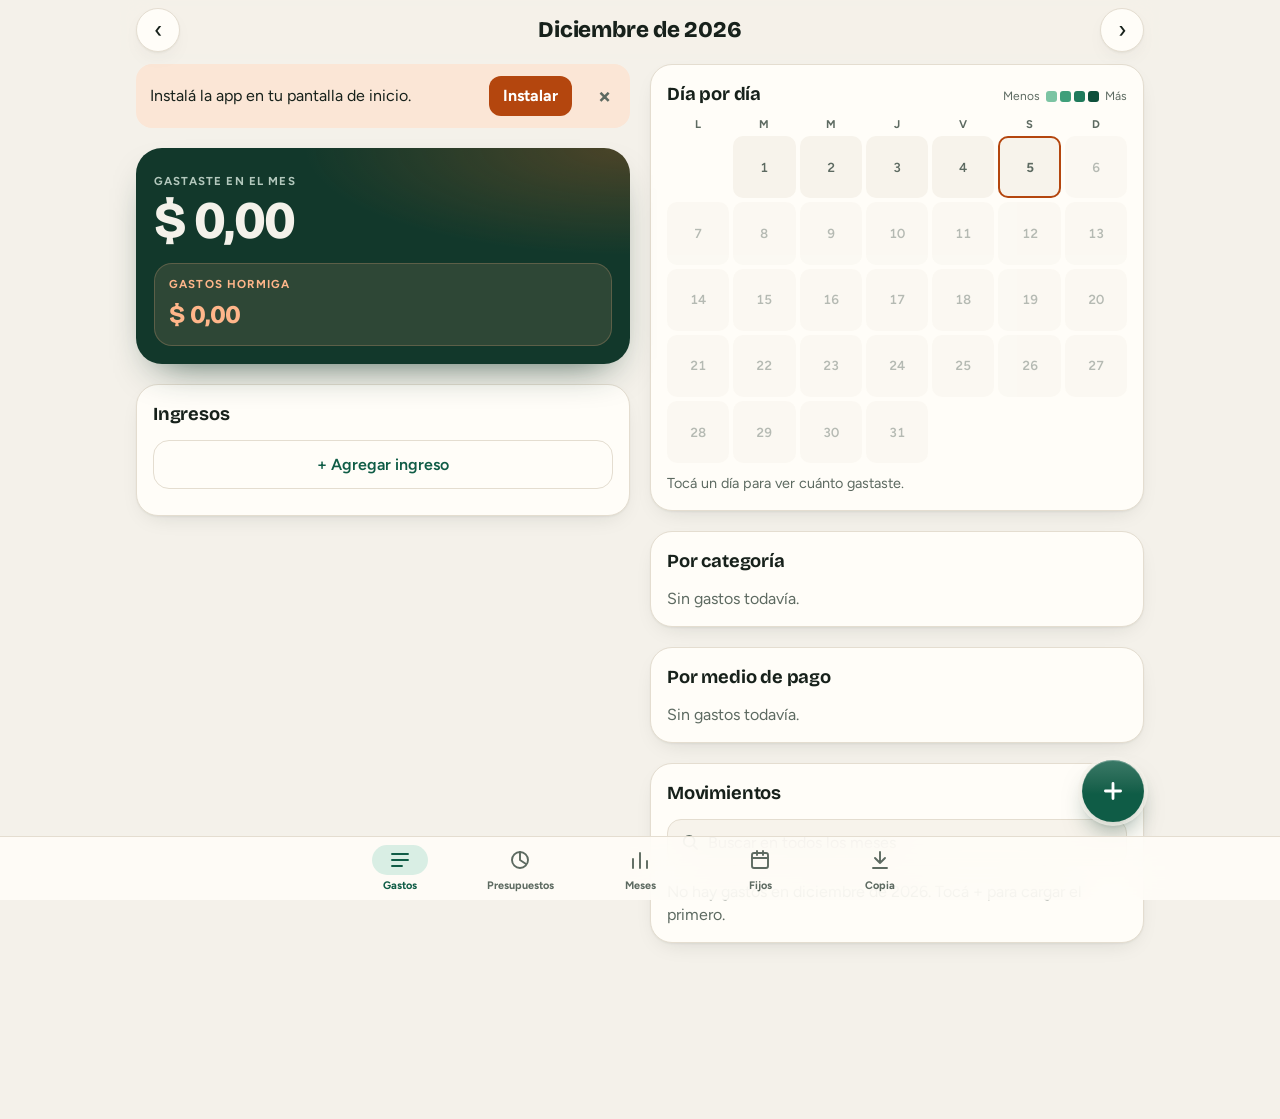
<file: index.html>
<!doctype html>
<html lang="es-AR">
<head>
<meta charset="utf-8">
<meta name="viewport" content="width=device-width, initial-scale=1, viewport-fit=cover">
<title>Gastos Hormiga</title>
<meta name="description" content="Registro de gastos, gastos hormiga, presupuestos y gastos fijos">
<meta name="theme-color" content="#f4f1ea" media="(prefers-color-scheme: light)">
<meta name="theme-color" content="#0e1310" media="(prefers-color-scheme: dark)">
<meta name="apple-mobile-web-app-capable" content="yes">
<meta name="mobile-web-app-capable" content="yes">
<meta name="apple-mobile-web-app-status-bar-style" content="default">
<meta name="apple-mobile-web-app-title" content="Gastos">
<link rel="apple-touch-icon" href="apple-touch-icon.png">
<link rel="icon" href="icon-192.png">
<link rel="manifest" href="manifest.webmanifest">
<link rel="stylesheet" href="style.css">
</head>
<body>
<header class="top">
  <button class="nav" id="prev" type="button" aria-label="Mes anterior">‹</button>
  <h1 id="mes" tabindex="-1">Este mes</h1>
  <button class="nav" id="next" type="button" aria-label="Mes siguiente">›</button>
</header>

<main class="wrap">
  <!-- Gastos -->
  <section class="tab" id="tab-gastos" data-tab="gastos">
    <div class="gcol">
    <div class="banner" id="instalar" hidden>
      <span>Instalá la app en tu pantalla de inicio.</span>
      <button type="button" id="instalarBtn">Instalar</button>
      <button class="x" type="button" id="instalarX" aria-label="Cerrar">×</button>
    </div>
    <div class="banner" id="banner" hidden>
      <span id="bannerTxt"></span>
      <button type="button" id="bannerBtn">Guardar copia</button>
    </div>

    <section class="cierre" id="cierre" aria-labelledby="cierreH" hidden>
      <div class="cierre-h"><h2 id="cierreH"></h2><button class="x" id="cierreX" type="button" aria-label="Cerrar el resumen">×</button></div>
      <span class="big num" id="cierreTotal"></span>
      <ul class="cierre-datos" id="cierreDatos"></ul>
      <button class="link" id="cierreVer" type="button">Ver en Meses ›</button>
    </section>

    <section class="resumen" aria-live="polite">
      <div class="total">
        <span class="lbl">Gastaste en el mes</span>
        <span class="big" id="total">$ 0</span>
        <div class="budget" id="budgetTotal" hidden></div>
      </div>
      <div class="ritmo" id="ritmo" aria-live="off" hidden></div>
      <div class="hormiga">
        <span class="lbl">Gastos hormiga</span>
        <span class="val" id="hTotal">$ 0</span><span class="sub" id="hPct"></span>
        <div class="budget" id="budgetHormiga" hidden></div>
      </div>
      <div class="saldo" id="saldo" hidden>
        <div><span class="lbl">Ingresos</span><span class="val num" id="ingTotal">$ 0</span></div>
        <div><span class="lbl" id="quedaLbl">Te queda</span><span class="val num" id="queda">$ 0</span></div>
      </div>
      <p class="proy" id="proy"></p>
    </section>

    <section class="rapidos" id="rapidos" aria-labelledby="rapidosLbl" hidden>
      <span class="lbl" id="rapidosLbl">Cargar de nuevo, con un toque</span>
      <div class="rapidos-row" id="rapidosBtns"></div>
    </section>


    <section class="card" aria-labelledby="ingH">
      <div class="card-h"><h2 id="ingH">Ingresos</h2><span class="num" id="ingMes"></span></div>
      <div id="ingLista"></div>
      <button class="secondary repetir" id="repetir" type="button" hidden></button>
      <button class="secondary repetir" id="iAbrir" type="button">+ Agregar ingreso</button>
    </section>

    <section class="card" id="cuotasCard" aria-labelledby="cuotasH" hidden>
      <div class="card-h"><h2 id="cuotasH">Cuotas que vienen</h2><span class="num" id="cuotasTotal"></span></div>
      <div id="cuotasLista"></div>
    </section>

    </div>

    <div class="gcol">
    <section class="card cal-card" aria-labelledby="calH">
      <div class="card-h"><h2 id="calH">Día por día</h2><span class="cal-leg" aria-hidden="true">Menos <i class="n1"></i><i class="n2"></i><i class="n3"></i><i class="n4"></i> Más</span></div>
      <div class="cal-sem" aria-hidden="true"><span>L</span><span>M</span><span>M</span><span>J</span><span>V</span><span>S</span><span>D</span></div>
      <div class="cal" id="cal"></div>
      <p class="cal-info" id="calInfo" aria-live="polite"></p>
    </section>
    <section class="card"><h2>Por categoría</h2><div class="bars" id="porCat"></div></section>
    <section class="card"><h2>Por medio de pago</h2><div class="bars" id="porMedio"></div></section>
    <section class="card">
      <h2>Movimientos</h2>
      <label class="search">
        <svg viewBox="0 0 24 24" aria-hidden="true"><circle cx="11" cy="11" r="6.5"/><path d="m16 16 4.5 4.5"/></svg>
        <input type="search" id="buscar" placeholder="Buscar en todos los meses" aria-label="Buscar gastos por nota, categoría o medio de pago, en todos los meses" autocomplete="off" enterkeyhint="search">
      </label>
      <div id="resultados" aria-live="polite" hidden></div>
      <div id="lista"></div>
    </section>
    </div>
  </section>

  <!-- Presupuestos -->
  <section class="tab" id="tab-presupuestos" data-tab="presupuestos" hidden>
    <p class="sub">Poné cuánto querés gastar como máximo por mes. Se repite todos los meses. Dejalo vacío para no tener límite.</p>
    <div class="budgets" id="budgets"></div>
    <button class="secondary repetir" id="bAgregar" type="button" aria-expanded="false" aria-controls="bElegir">+ Poner límite a otra categoría</button>
    <div class="chips" id="bElegir" role="group" aria-label="Elegí la categoría" hidden></div>
  </section>

  <!-- Meses -->
  <section class="tab" id="tab-meses" data-tab="meses" hidden>
    <div id="rango" class="chips small" role="radiogroup" aria-label="Cuántos meses ver"></div>
    <div class="ajuste">
      <label class="switch"><input type="checkbox" id="ajuste" role="switch"><span>Ajustar por inflación</span></label>
      <p class="sub" id="ajusteInfo"></p>
    </div>
    <div class="stats">
      <div class="stat"><span class="lbl">Promedio por mes</span><span class="stat-val" id="mPromedio">—</span><span class="sub" id="mPromedioSub"></span></div>
      <div class="stat"><span class="lbl">Mes más alto</span><span class="stat-val" id="mMax">—</span><span class="sub" id="mMaxSub"></span></div>
    </div>
    <section class="chart-card">
      <h2>Gastos por mes</h2>
      <div class="legend" id="legend"></div>
      <div class="chart" id="chart"></div>
      <details class="as-table">
        <summary>Ver como tabla</summary>
        <div class="table-wrap"><table id="mesesTabla"><thead><tr><th scope="col">Mes</th><th scope="col">Total</th><th scope="col">Hormiga</th></tr></thead><tbody></tbody></table></div>
      </details>
    </section>
    <section class="card">
      <h2>Por categoría, contra el mes anterior</h2>
      <div class="table-wrap"><table class="cmp" id="cmpTabla"></table></div>
    </section>
  </section>

  <!-- Fijos -->
  <section class="tab" id="tab-fijos" data-tab="fijos" hidden>
    <div class="fijos-total"><span class="lbl">Tus gastos fijos por mes</span><span class="big" id="fijosTotal">$ 0</span><span class="sub" id="fijosPausados" hidden></span></div>
    <div id="fijosLista"></div>

    <form id="fijoForm" novalidate>
      <span class="lbl" id="fijoTitle">Nuevo gasto fijo</span>
      <label class="field"><span>Nombre</span><input id="fNombre" maxlength="40" placeholder="Alquiler, Netflix, luz…" autocomplete="off"></label>
      <label class="field"><span>Monto</span><input id="fMonto" inputmode="decimal" placeholder="0" autocomplete="off"></label>
      <div class="field-row">
        <label class="field"><span>Categoría</span><select id="fCat"></select></label>
        <label class="field"><span>Medio de pago</span><select id="fMedio"></select></label>
      </div>
      <label class="field"><span>Se paga el día</span><input id="fDia" type="number" inputmode="numeric" min="1" max="31" placeholder="1 a 31"></label>
      <label class="check" id="fEsteMesRow"><input type="checkbox" id="fEsteMes" checked> Cargarlo también este mes</label>
      <div class="actions">
        <button class="primary" id="fGuardar" type="submit">Agregar gasto fijo</button>
        <button class="secondary" id="fCancelar" type="button" hidden>Cancelar</button>
      </div>
    </form>
  </section>

  <!-- Copia -->
  <section class="tab backup" id="tab-copia" data-tab="copia" hidden>
    <p class="sub">Tus datos se guardan solo en este teléfono. Guardá una copia en Archivos o iCloud de vez en cuando: incluye gastos, presupuestos y gastos fijos.</p>
    <p class="sub" id="ultimaCopia"></p>
    <div class="actions wrap-row">
      <button class="primary" type="button" id="exportar">Guardar copia</button>
      <label class="secondary filebtn">Restaurar copia<input type="file" id="importar" accept=".json,application/json"></label>
      <button class="secondary" type="button" id="csv">Exportar a Excel</button>
    </div>
  </section>
</main>

<nav class="tabbar" aria-label="Secciones">
  <button type="button" data-go="gastos"><svg viewBox="0 0 24 24" aria-hidden="true"><path d="M4 6h16M4 12h16M4 18h10"/></svg>Gastos</button>
  <button type="button" data-go="presupuestos"><svg viewBox="0 0 24 24" aria-hidden="true"><circle cx="12" cy="12" r="8"/><path d="M12 4v8l6 4"/></svg>Presupuestos</button>
  <button type="button" data-go="meses"><svg viewBox="0 0 24 24" aria-hidden="true"><path d="M5 20V11M12 20V5M19 20v-7"/></svg>Meses</button>
  <button type="button" data-go="fijos"><svg viewBox="0 0 24 24" aria-hidden="true"><rect x="4" y="5" width="16" height="15" rx="2"/><path d="M4 10h16M9 3v4M15 3v4"/></svg>Fijos</button>
  <button type="button" data-go="copia"><svg viewBox="0 0 24 24" aria-hidden="true"><path d="M12 4v11M7 10l5 5 5-5M5 20h14"/></svg>Copia</button>
</nav>

<dialog id="nuevo" class="sheet" aria-labelledby="formTitle">
  <div class="sheet-in">
    <div class="sheet-h" id="nuevoHead">
      <span class="grab" aria-hidden="true"></span>
      <h2 id="formTitle">Nuevo gasto</h2>
      <button class="x" id="nuevoClose" type="button" aria-label="Cerrar">×</button>
    </div>
    <!-- Top and bottom stay put; only the details in the middle scroll -->
    <form id="form" class="nuevo-form" novalidate>
      <div class="nuevo-top">
        <div class="seg" id="modo" role="radiogroup" aria-label="Tipo de movimiento">
          <button type="button" role="radio" data-modo="gasto" aria-checked="true">Gasto</button>
          <button type="button" role="radio" data-modo="ingreso" aria-checked="false">Ingreso</button>
        </div>
        <div class="monto-row"><button type="button" class="moneda" id="moneda" aria-label="Moneda: pesos. Tocá para cargar en dólares">$</button><input id="monto" inputmode="none" autocomplete="off" placeholder="0" aria-label="Monto en pesos" aria-describedby="montoCalc"></div>
        <p class="monto-calc" id="montoCalc" aria-live="polite"></p>
        <div class="usd-row" id="usdRow" hidden>
          <div class="chips small one-row" id="casas" role="radiogroup" aria-label="Cotización del dólar"></div>
          <label class="cotiz"><span>1 US$ =</span><span aria-hidden="true">$</span><input id="cotiz" inputmode="decimal" autocomplete="off" aria-label="Cotización en pesos por dólar"></label>
        </div>
        <p class="form-err" id="formErr" role="alert" hidden>Escribí un monto mayor a cero, por ejemplo 1500 o 1.500,50.</p>
      </div>
      <div class="nuevo-mid">
        <!-- The note goes first: typing it picks the category -->
        <div>
          <input id="nota" class="nota" placeholder="¿En qué? Coto, Netflix, Uber…" maxlength="80" aria-label="Nota" autocomplete="off" list="notasList" aria-describedby="catAuto">
          <datalist id="notasList"></datalist>
          <p class="cat-auto" id="catAuto" aria-live="polite"></p>
        </div>
        <div class="solo-gasto">
          <div class="mid-h"><span class="sublbl" id="catsLbl">Categoría</span><button type="button" class="link" id="editarCats">Editar</button></div>
          <div id="cats" class="cat-row" role="radiogroup" aria-labelledby="catsLbl"></div>
        </div>
        <div class="solo-gasto">
          <span class="sublbl" id="mediosLbl">Medio de pago</span>
          <div id="medios" class="chips small one-row" role="radiogroup" aria-labelledby="mediosLbl"></div>
          <div class="cuotas-row" id="cuotasRow" hidden>
            <label for="cuotas">Cuotas</label>
            <select id="cuotas">
              <option value="1">1 pago</option><option value="3">3 cuotas</option><option value="6">6 cuotas</option>
              <option value="9">9 cuotas</option><option value="12">12 cuotas</option><option value="18">18 cuotas</option>
              <option value="24">24 cuotas</option>
            </select>
            <span class="sub" id="cuotaInfo"></span>
          </div>
        </div>
        <div>
          <span class="sublbl" id="fechaLbl">Fecha</span>
          <div class="chips small" id="fechas" role="radiogroup" aria-labelledby="fechaLbl"></div>
          <input id="fecha" type="date" aria-label="Fecha" hidden>
        </div>
        <label class="check solo-gasto"><input type="checkbox" id="esHormiga"> Es un gasto hormiga</label>
      </div>
      <div class="nuevo-foot">
        <div class="keypad" id="keypad" role="group" aria-label="Teclado numérico">
          <button type="button" data-k="1">1</button><button type="button" data-k="2">2</button><button type="button" data-k="3">3</button>
          <button type="button" data-k="borrar" class="k-fn" aria-label="Borrar"><svg viewBox="0 0 24 24" aria-hidden="true"><path d="M9 5h11v14H9l-6-7 6-7Z"/><path d="m12 9 5 6m0-6-5 6"/></svg></button>
          <button type="button" data-k="4">4</button><button type="button" data-k="5">5</button><button type="button" data-k="6">6</button>
          <button type="button" data-k="+" class="k-fn k-mas" aria-label="Más, para sumar otro monto">+</button>
          <button type="button" data-k="7">7</button><button type="button" data-k="8">8</button><button type="button" data-k="9">9</button>
          <button type="button" data-k="," aria-label="Coma decimal">,</button><button type="button" data-k="0">0</button><button type="button" data-k="000" aria-label="Tres ceros">000</button>
        </div>
        <div class="actions">
          <button class="secondary" id="repetirHoy" type="button" hidden>Repetir hoy</button>
          <button class="primary" id="guardar" type="submit">Agregar gasto</button>
        </div>
      </div>
    </form>
  </div>
</dialog>

<button class="fab" id="fab" type="button" aria-label="Nuevo gasto"><svg viewBox="0 0 24 24" aria-hidden="true"><path d="M12 5v14M5 12h14"/></svg></button>

<dialog id="catsDlg" class="sheet" aria-labelledby="catsTitle">
  <div class="sheet-in">
    <div class="sheet-h" id="catsHead">
      <span class="grab" aria-hidden="true"></span>
      <h2 id="catsTitle">Categorías</h2>
      <button class="x" id="catsClose" type="button" aria-label="Cerrar">×</button>
    </div>
    <div class="sheet-body">
      <p class="sub">Tocá un nombre para cambiarlo. Las ocultas no aparecen al cargar, pero tus gastos anteriores las conservan.</p>
      <div id="catsLista"></div>
      <form id="catForm" novalidate>
        <span class="lbl">Nueva categoría</span>
        <input id="catNombre" class="cat-name" maxlength="24" placeholder="Mascotas, gimnasio, regalos…" aria-label="Nombre de la nueva categoría" autocomplete="off">
        <label class="check"><input type="checkbox" id="catHormiga"> Es de gastos hormiga</label>
        <button class="primary" id="catAgregar" type="submit">Agregar categoría</button>
      </form>
    </div>
  </div>
</dialog>

<dialog id="sheet" class="sheet" aria-labelledby="sheetTitle">
  <div class="sheet-in">
    <div class="sheet-h" id="sheetHead">
      <span class="grab" aria-hidden="true"></span>
      <h2 id="sheetTitle">Categoría</h2>
      <button class="x" id="sheetClose" type="button" aria-label="Cerrar">×</button>
    </div>
    <div class="sheet-body" id="sheetBody">
      <div class="sheet-total"><span class="lbl" id="sheetMes"></span><span class="big num" id="sheetTotal"></span><span class="sub" id="sheetSub"></span></div>
      <div class="budget" id="sheetBudget" hidden></div>
      <div class="mini" id="sheetChart" role="img"></div>
      <div><span class="lbl">Gastos del mes</span><div id="sheetLista"></div></div>
    </div>
  </div>
</dialog>

<div id="toast" popover="manual" role="status" aria-live="polite" hidden><span id="toastTxt"></span><button id="undo" type="button" hidden>Deshacer</button></div>
<script type="module" src="app.js"></script>
</body>
</html>
</file>
<file: style.css>
/* One narrow column like a phone ledger: a dark hero with the month's numbers, quick entry, breakdown cards, day-by-day list */
@font-face { font-family: "Bricolage Grotesque"; src: url(fonts/bricolage.woff2) format("woff2"); font-weight: 400 800; font-display: swap; }
@font-face { font-family: "Figtree"; src: url(fonts/figtree.woff2) format("woff2"); font-weight: 400 700; font-display: swap; }

:root {
  --bg: #f4f1ea;
  --surface: #fffdf8;
  --surface-2: #f7f3eb;
  --ink: #17211b;
  --muted: #5d6a61;
  --line: #e4ddd0;
  --accent: #0f5c46;
  --accent-ink: #ffffff;
  --accent-soft: #d9eee4;
  --ant: #b4460e;
  --ant-soft: #fbe6d6;
  --danger: #a3261d;
  --danger-soft: #f8dedb;
  --warn: #8a5a00;
  --warn-soft: #fbeccb;
  --warn-bar: #d99a00;
  --hero: #12382b;
  --shadow: 0 1px 2px rgba(23, 33, 27, .05), 0 8px 24px -12px rgba(23, 33, 27, .18);
  /* chart series, validated with the dataviz palette script for each mode */
  --c-hormiga: #e0621f;
  --c-resto: #13a07a;
  --grid: #e8e2d7;
  --ok: #0f5c46;
  --font: "Figtree", -apple-system, BlinkMacSystemFont, "Segoe UI", Roboto, system-ui, sans-serif;
  --display: "Bricolage Grotesque", -apple-system, BlinkMacSystemFont, "Segoe UI", system-ui, sans-serif;
  --ease: cubic-bezier(.2, .8, .2, 1);
  --spring: cubic-bezier(.34, 1.56, .64, 1);
  color-scheme: light;
}
@media (prefers-color-scheme: dark) {
  :root {
    --bg: #0e1310; --surface: #171f1a; --surface-2: #1d2621; --ink: #edf1ec; --muted: #9aa89f; --line: #29342d;
    --accent: #49c99b; --accent-ink: #0b1712; --accent-soft: #1d3a2f; --ant: #f08a4b; --ant-soft: #3a261a;
    --danger: #f07a70; --danger-soft: #3d1f1c; --warn: #f2c14e; --warn-soft: #3a2f14; --warn-bar: #f2c14e; --ok: #49c99b;
    --hero: #143829; --shadow: 0 1px 2px rgba(0, 0, 0, .3), 0 10px 28px -14px rgba(0, 0, 0, .6);
    --c-hormiga: #e2702f; --c-resto: #24a87c; --grid: #26302a;
    color-scheme: dark;
  }
}
* { box-sizing: border-box; }
html { -webkit-text-size-adjust: 100%; }
body { margin: 0; background: var(--bg); color: var(--ink); font: 16px/1.45 var(--font); -webkit-tap-highlight-color: transparent; -webkit-font-smoothing: antialiased; }
[hidden] { display: none !important; }
.wrap {
  max-width: 520px; margin: 0 auto; display: grid; grid-template-columns: minmax(0, 1fr); gap: 20px;
  padding-left: max(16px, env(safe-area-inset-left, 0px));
  padding-right: max(16px, env(safe-area-inset-right, 0px));
  padding-block: 4px calc(104px + env(safe-area-inset-bottom, 0px));
}
/* Room under the last expense so the + button never covers it */
#tab-gastos { padding-bottom: 72px; }
.tab { display: grid; grid-template-columns: minmax(0, 1fr); gap: 20px; }
/* Gastos columns only exist on wide screens; on phones their children sit straight in the tab. */
.gcol { display: contents; }
h1, h2 { font-family: var(--display); margin: 0; text-wrap: balance; letter-spacing: -.01em; }
h2 { font-size: 1.15rem; font-weight: 700; margin-bottom: 12px; }
.lbl { font-size: .72rem; text-transform: uppercase; letter-spacing: .1em; color: var(--muted); font-weight: 700; }
.sublbl { font-size: .85rem; color: var(--muted); font-weight: 600; margin-bottom: -6px; }
.num { font-variant-numeric: tabular-nums; }
.sub { color: var(--muted); font-size: .9rem; margin: 0; }
button, input, select { font: inherit; color: inherit; }
button { cursor: pointer; }
:focus-visible { outline: 3px solid var(--accent); outline-offset: 2px; }

.top {
  position: sticky; top: 0; z-index: 5;
  background: color-mix(in srgb, var(--bg) 82%, transparent);
  -webkit-backdrop-filter: saturate(1.6) blur(14px); backdrop-filter: saturate(1.6) blur(14px);
  display: flex; align-items: center; justify-content: space-between; gap: 8px;
  padding-top: calc(8px + env(safe-area-inset-top, 0px)); padding-bottom: 8px;
  padding-left: max(16px, env(safe-area-inset-left, 0px));
  padding-right: max(16px, env(safe-area-inset-right, 0px));
  max-width: 520px; margin: 0 auto;
}
.top h1 { flex: 1; min-width: 0; text-align: center; font-size: 1.4rem; font-weight: 800; }
.nav { width: 44px; height: 44px; border-radius: 50%; border: 1px solid var(--line); background: var(--surface); font-size: 1.5rem; line-height: 1; box-shadow: var(--shadow); transition: transform .2s var(--spring), background .2s; }

.banner { background: var(--ant-soft); border-radius: 16px; padding: 12px 14px; display: flex; flex-wrap: wrap; gap: 8px 12px; align-items: center; justify-content: space-between; }
#instalar { display: grid; grid-template-columns: minmax(0, 1fr) auto; padding-right: 6px; }
#instalar span { grid-row: 1; }
#instalar #instalarBtn { grid-row: 2; justify-self: start; }
#instalar .x { grid-row: 1; grid-column: 2; background: transparent; color: var(--muted); padding: 0; align-self: start; margin-top: -6px; }
@media (min-width: 400px) {
  #instalar { grid-template-columns: minmax(0, 1fr) auto auto; }
  #instalar #instalarBtn { grid-row: 1; }
  #instalar .x { grid-column: 3; align-self: center; margin-top: 0; }
}
.banner button { border: 0; background: var(--ant); color: #fff; border-radius: 12px; padding: 8px 14px; font-weight: 700; }

/* Hero: always dark, so it carries its own tokens */
.resumen {
  --ink: #f4f1ea; --muted: #b3c8bd; --line: rgba(255, 255, 255, .16); --ant: #ffb68a;
  --accent: #8fe0bd; --accent-ink: #0d2a20; --ok: #8fe0bd; --danger: #ff8f84;
  position: relative; overflow: hidden; isolation: isolate;
  display: grid; gap: 14px; padding: 20px 18px 18px; border-radius: 26px;
  background: radial-gradient(120% 90% at 100% 0%, rgba(224, 98, 31, .28), transparent 55%), var(--hero);
  color: var(--ink); box-shadow: 0 18px 40px -22px rgba(18, 56, 43, .9);
}
.total { container-type: inline-size; }
.total .big { display: block; font-family: var(--display); font-weight: 800; font-size: clamp(2.4rem, 12vw, 3.3rem); letter-spacing: -.03em; line-height: 1.05; font-variant-numeric: tabular-nums; margin-top: 2px; }
@supports (font-size: 1cqi) { .total .big { font-size: min(3.3rem, 12vw, 100cqi / (var(--n, 10) * .6)); white-space: nowrap; } }
.hormiga { background: rgba(255, 182, 138, .12); border: 1px solid rgba(255, 182, 138, .22); border-radius: 18px; padding: 12px 14px; display: flex; flex-wrap: wrap; align-items: baseline; gap: 4px 12px; }
.hormiga .lbl { color: var(--ant); flex-basis: 100%; }
.hormiga .val { font-family: var(--display); font-weight: 800; font-size: 1.6rem; color: var(--ant); font-variant-numeric: tabular-nums; letter-spacing: -.02em; }
.proy { margin: 0; font-size: .95rem; color: var(--muted); }
.proy:empty { display: none; }
.proy strong { color: var(--ant); }

/* Quick add: the most repeated expenses, one tap each */
.rapidos { display: grid; gap: 8px; }
.rapidos-row { display: grid; grid-template-columns: repeat(2, minmax(0, 1fr)); gap: 8px; }
.rapido { display: grid; grid-template-columns: auto minmax(0, 1fr); column-gap: 10px; align-items: center; justify-items: start; gap: 0; text-align: left; border: 1px solid var(--line); background: var(--surface); border-radius: 18px; padding: 10px 14px; box-shadow: var(--shadow); min-width: 0; transition: transform .2s var(--spring), border-color .2s; }
.rapido > span { max-width: 100%; overflow: hidden; text-overflow: ellipsis; white-space: nowrap; }
.r-cat { font-weight: 700; font-size: .9rem; }
.r-monto { font-family: var(--display); font-weight: 800; font-size: 1.2rem; letter-spacing: -.02em; color: var(--accent); }
.r-medio { color: var(--muted); font-size: .78rem; }

/* Search inside Movimientos */
.search { display: flex; align-items: center; gap: 8px; border: 1px solid var(--line); border-radius: 14px; background: var(--surface-2); padding: 0 12px; margin-bottom: 14px; transition: border-color .2s; }
.search:focus-within { border-color: var(--accent); }
.search svg { width: 20px; height: 20px; flex: none; fill: none; stroke: var(--muted); stroke-width: 2; stroke-linecap: round; }
.search input { flex: 1; min-width: 0; border: 0; background: transparent; padding: 11px 0; outline: none; }
.res-total { margin: 0 0 12px; color: var(--muted); }
.res-total strong { color: var(--ink); font-family: var(--display); font-size: 1.15rem; }

/* Income: the hero adds what came in and what is left */
.saldo { display: grid; grid-template-columns: 1fr 1fr; gap: 10px; }
.saldo > div { container-type: inline-size; display: grid; gap: 2px; background: rgba(255, 255, 255, .07); border: 1px solid var(--line); border-radius: 16px; padding: 10px 14px; min-width: 0; }
.saldo .val { font-family: var(--display); font-weight: 800; font-size: 1.25rem; letter-spacing: -.02em; overflow-wrap: anywhere; }
@supports (font-size: 1cqi) { .saldo .val { font-size: min(1.25rem, 100cqi / (var(--n, 10) * .62)); white-space: nowrap; } }
.saldo > div:last-child .val { color: var(--accent); }
.saldo.neg > div:last-child .val { color: var(--danger); }
.card-h { display: flex; align-items: baseline; justify-content: space-between; gap: 10px; margin-bottom: 8px; }
.card-h h2 { margin: 0; }
.card-h .num { font-family: var(--display); font-weight: 800; color: var(--accent); }
.ing-monto { color: var(--accent); font-weight: 700; }
.repetir { width: 100%; margin: 4px 0 10px; border-style: dashed; color: var(--accent); font-weight: 700; }

/* Inflation switch in Meses */
.ajuste { display: grid; gap: 6px; }
.switch { display: inline-flex; align-items: center; gap: 12px; font-weight: 600; cursor: pointer; width: max-content; max-width: 100%; }
.switch input { appearance: none; -webkit-appearance: none; flex: none; width: 46px; height: 28px; margin: 0; border-radius: 999px; background: var(--line); position: relative; cursor: pointer; transition: background .25s; }
.switch input::after { content: ""; position: absolute; top: 3px; left: 3px; width: 22px; height: 22px; border-radius: 50%; background: #fff; box-shadow: 0 1px 3px rgba(0,0,0,.3); transition: transform .3s var(--spring); }
.switch input:checked { background: var(--accent); }
.switch input:checked::after { transform: translateX(18px); }
.ajuste .sub:empty { display: none; }

/* Tappable category bars */
button.bar { width: 100%; border: 0; background: none; text-align: left; padding: 2px 0; }
button.bar > .num::after { content: " ›"; color: var(--muted); font-weight: 700; }

/* Category detail: a bottom sheet over the page */
html:has(.sheet[open]) { overflow: hidden; }
.sheet { position: fixed; inset: auto 0 0; margin: 0 auto; width: 100%; max-width: 520px; max-height: 88vh; max-height: 88dvh; padding: 0; border: 0; border-radius: 26px 26px 0 0; background: var(--surface); color: var(--ink); box-shadow: 0 -12px 40px rgba(0, 0, 0, .28); overflow: hidden; }
.sheet::backdrop { background: rgba(8, 14, 10, .5); }
.sheet-in { display: flex; flex-direction: column; max-height: inherit; }
.sheet-h { position: relative; display: flex; align-items: center; justify-content: space-between; gap: 10px; padding: 20px 16px 6px; touch-action: none; cursor: grab; }
.grab { position: absolute; top: 8px; left: 50%; width: 40px; height: 5px; margin-left: -20px; border-radius: 3px; background: var(--line); }
.sheet-h h2 { margin: 0; font-size: 1.4rem; display: flex; align-items: center; gap: 10px; min-width: 0; }
.x { flex: none; width: 40px; height: 40px; border-radius: 50%; border: 0; background: var(--surface-2); color: var(--muted); font-size: 1.5rem; line-height: 1; }
.sheet-body { overflow-y: auto; overscroll-behavior: contain; padding: 4px 16px calc(20px + env(safe-area-inset-bottom, 0px)); display: grid; gap: 16px; }
.sheet-total { display: grid; gap: 2px; }
.sheet-total .big { font-family: var(--display); font-weight: 800; font-size: 2.3rem; letter-spacing: -.03em; line-height: 1.1; }
.sheet .budget { margin-top: 0; }
/* The new-expense form lives in a sheet, which already is the card */
.sheet form, .sheet form.editing { background: none; border: 0; box-shadow: none; padding: 0 0 4px; }
#catsLista { display: grid; }
.cat-row { display: grid; grid-template-columns: minmax(0, 1fr) auto auto; gap: 10px; align-items: center; padding: 8px 0; border-bottom: 1px solid var(--line); }
.cat-row .link { min-width: 4.6em; text-align: right; }
.cat-row.oculta .cat-name { color: var(--muted); text-decoration: line-through; }
.cat-name { min-width: 0; width: 100%; min-height: 44px; border: 1px solid var(--line); border-radius: 12px; background: var(--surface-2); padding: 8px 12px; }
.cat-name:focus { border-color: var(--accent); outline: none; }
.check.small { font-size: .85rem; gap: 6px; color: var(--muted); }
.check.small input { width: 20px; height: 20px; }
#catForm { margin-top: 8px; }
.form-err { margin: 0; color: var(--danger); font-weight: 600; font-size: .9rem; }

.fab {
  position: fixed; z-index: 7; width: 62px; height: 62px; border-radius: 50%; border: 0;
  right: max(16px, env(safe-area-inset-right, 0px), calc(50% - 244px));
  bottom: calc(78px + env(safe-area-inset-bottom, 0px));
  /* a soft top light and a thin ring read as a pressed-metal button, not a flat sticker */
  background: linear-gradient(180deg, color-mix(in srgb, var(--accent) 82%, #fff), var(--accent) 55%);
  color: var(--accent-ink);
  box-shadow: inset 0 1px 0 rgba(255, 255, 255, .28), 0 0 0 4px color-mix(in srgb, var(--bg) 70%, transparent),
    0 2px 4px rgba(13, 60, 44, .25), 0 14px 28px -10px rgba(13, 60, 44, .65);
  display: grid; place-items: center; transition: transform .2s var(--spring), box-shadow .2s;
}
.fab svg { width: 26px; height: 26px; fill: none; stroke: currentColor; stroke-width: 2.6; stroke-linecap: round; transition: transform .35s var(--spring); }
/* The + turns into × while its sheet is open */
html:has(#nuevo[open]) .fab svg { transform: rotate(135deg); }

/* Category icon tiles */
.ci { flex: none; display: inline-grid; place-items: center; width: 38px; height: 38px; border-radius: 12px; background: var(--accent-soft); color: var(--accent); font-family: var(--display); font-weight: 800; font-size: 1rem; }
.ci svg { width: 21px; height: 21px; fill: none; stroke: currentColor; stroke-width: 1.8; stroke-linecap: round; stroke-linejoin: round; }
.ci.ant { background: var(--ant-soft); color: var(--ant); }
.ci.in { background: var(--accent); color: var(--accent-ink); }
.ci.sm { width: 26px; height: 26px; border-radius: 8px; font-size: .8rem; }
.ci.sm svg { width: 16px; height: 16px; }
.bar-l { display: inline-flex; align-items: center; gap: 8px; min-width: 0; }
.rapido .ci { grid-row: span 3; }

/* The + sheet: amount on top, details scroll in the middle, keypad and save button under the thumb */
#nuevo { max-height: 94vh; max-height: 94dvh; }
#nuevo .sheet-h { padding-bottom: 0; }
#nuevo .sheet-in > form.nuevo-form { display: flex; flex-direction: column; gap: 0; flex: 1; min-height: 0; padding: 0; }
.nuevo-top { display: grid; gap: 10px; padding: 8px 16px 10px; }
.seg { display: grid; grid-template-columns: 1fr 1fr; padding: 3px; border-radius: 12px; background: var(--surface-2); border: 1px solid var(--line); }
.seg button { border: 0; background: transparent; border-radius: 9px; padding: 7px 0; font-weight: 700; font-size: .92rem; color: var(--muted); transition: background .2s, color .2s; }
.seg button[aria-checked="true"] { background: var(--surface); color: var(--ink); box-shadow: 0 1px 3px rgba(0, 0, 0, .12); }
.nuevo-form .monto-row { justify-content: center; border: 0; gap: 4px; }
.nuevo-form #monto { flex: 0 1 auto; field-sizing: content; min-width: 1.2ch; max-width: 100%; text-align: center; font-size: clamp(2.1rem, 11vw, 2.9rem); padding: 0; caret-color: var(--accent); }
@supports not (field-sizing: content) { .nuevo-form #monto { flex: 1; text-align: left; } }
.nuevo-form.ingreso #monto, .nuevo-form.ingreso .moneda { color: var(--accent); }
.moneda:disabled { cursor: default; }
.moneda:disabled::after { content: none; }
.monto-calc { margin: -6px 0 0; text-align: center; color: var(--muted); font-weight: 600; font-variant-numeric: tabular-nums; min-height: 1.4em; }
.nuevo-form .form-err { text-align: center; }
.nuevo-mid { flex: 1; min-height: 0; overflow-y: auto; overscroll-behavior: contain; display: grid; align-content: start; gap: 16px; padding: 12px 16px 14px; border-block: 1px solid var(--line); }
.nuevo-mid > div { display: grid; gap: 8px; min-width: 0; }
.mid-h { display: flex; align-items: center; justify-content: space-between; }
.mid-h .link { min-height: 32px; padding: 4px 0; }
.nuevo-mid .sublbl { margin: 0; }
/* One sideways row, most used first: the panel stays short enough for an iPhone SE */
.cat-row, .chips.one-row { display: flex; flex-wrap: nowrap; gap: 6px; overflow-x: auto; scrollbar-width: none; scroll-snap-type: x proximity; margin-inline: -16px; padding-inline: 16px; scroll-padding-inline: 16px; }
.cat-row::-webkit-scrollbar, .one-row::-webkit-scrollbar { display: none; }
.cat-row .cat-op { flex: 0 0 76px; scroll-snap-align: start; }
.one-row .chip { flex: none; white-space: nowrap; }
.cat-auto { margin: 4px 2px 0; font-size: .82rem; color: var(--accent); font-weight: 600; }
.cat-auto:empty { display: none; }
.cat-op { display: grid; justify-items: center; gap: 4px; border: 1px solid transparent; border-radius: 14px; background: transparent; padding: 8px 2px 6px; min-width: 0; transition: background .2s, border-color .2s; }
.cat-op-l { font-size: .74rem; font-weight: 600; max-width: 100%; overflow: hidden; text-overflow: ellipsis; white-space: nowrap; }
.cat-op[aria-checked="true"] { background: var(--accent-soft); border-color: var(--accent); }
.cat-op[aria-checked="true"] .ci { background: var(--accent); color: var(--accent-ink); }
.cat-op[aria-checked="true"] .ci.ant { background: var(--ant); color: #fff; }
.nota { min-width: 0; width: 100%; min-height: 46px; border: 1px solid var(--line); border-radius: 12px; background: var(--surface-2); padding: 10px 12px; }
.nota:focus, #fecha:focus { border-color: var(--accent); outline: none; }
#fecha { min-height: 44px; width: 100%; border: 1px solid var(--line); border-radius: 12px; background: var(--surface-2); padding: 8px 12px; }
.nuevo-foot { display: grid; gap: 10px; padding: 10px 16px calc(12px + env(safe-area-inset-bottom, 0px)); background: var(--surface); }
.keypad { display: grid; grid-template-columns: repeat(4, 1fr); gap: 6px; }
.keypad button { min-height: 44px; border: 0; border-radius: 12px; background: var(--surface-2); font-family: var(--display); font-size: 1.35rem; font-weight: 600; font-variant-numeric: tabular-nums; touch-action: manipulation; transition: background .12s, transform .12s; }
.keypad .k-fn { background: color-mix(in srgb, var(--line) 70%, var(--surface-2)); color: var(--ink); }
.keypad .k-fn svg { width: 24px; height: 24px; fill: none; stroke: currentColor; stroke-width: 1.8; stroke-linejoin: round; stroke-linecap: round; vertical-align: middle; }
.keypad .k-mas { grid-row: span 3; grid-column: 4; font-size: 1.7rem; color: var(--accent); }
.keypad button:active { background: var(--line); transform: scale(.96); }
.nuevo-foot .actions .primary { flex: 2; }
/* The system keyboard is up while typing a note, and a mouse-and-keyboard computer types the amount directly */
#nuevo:has(.nota:focus) .keypad { display: none; }
@media (hover: hover) and (pointer: fine) { .keypad { display: none; } }

/* Day-by-day calendar: shades validated with the dataviz ordinal check for each mode */
/* day numbers: ink per shade, each at least 4.5:1 */
.cal-card { --cal-1: #7cc4a3; --cal-2: #3f9f7a; --cal-3: #1f7a5b; --cal-4: #0d4f3b; --cal-ink-1: #17211b; --cal-ink-2: #17211b; --cal-ink-hi: #fff; }
@media (prefers-color-scheme: dark) { .cal-card { --cal-1: #2a6a52; --cal-2: #3a9373; --cal-3: #5cbf98; --cal-4: #a3e8c9; --cal-ink-1: #edf1ec; --cal-ink-2: #0b1712; --cal-ink-hi: #0b1712; } }
.cal-sem, .cal { display: grid; grid-template-columns: repeat(7, minmax(0, 1fr)); gap: 4px; }
.cal-sem { font-size: .7rem; font-weight: 700; color: var(--muted); text-align: center; margin-bottom: 4px; }
.cal-d { aspect-ratio: 1; min-height: 36px; border: 0; border-radius: 10px; background: var(--surface-2); color: var(--muted); font-size: .82rem; font-weight: 600; font-variant-numeric: tabular-nums; padding: 0; }
.cal-d.n1 { background: var(--cal-1); color: var(--cal-ink-1); }
.cal-d.n2 { background: var(--cal-2); color: var(--cal-ink-2); }
.cal-d.n3 { background: var(--cal-3); color: var(--cal-ink-hi); }
.cal-d.n4 { background: var(--cal-4); color: var(--cal-ink-hi); }
.cal-d.hoy { box-shadow: inset 0 0 0 2px var(--ant); font-weight: 800; }
.cal-d.fut { opacity: .45; }
.cal-info { margin: 10px 0 0; font-size: .9rem; color: var(--muted); font-variant-numeric: tabular-nums; }
.dia { scroll-margin-top: calc(72px + env(safe-area-inset-top, 0px)); border-radius: 12px; }
.mini { display: grid; gap: 6px; padding: 14px 12px 10px; border: 1px solid var(--line); border-radius: 18px; background: var(--surface-2); }
.mplot { position: relative; height: 120px; display: grid; grid-template-columns: repeat(6, 1fr); gap: 10px; align-items: end; border-bottom: 1px solid var(--grid); }
.mcol { height: 100%; display: flex; flex-direction: column; justify-content: flex-end; align-items: center; gap: 4px; min-width: 0; }
.mbar { width: 70%; max-width: 30px; border-radius: 6px 6px 2px 2px; background: var(--c-resto); opacity: .45; }
.mbar.ant { background: var(--c-hormiga); }
.mcol.cur .mbar { opacity: 1; }
.mlim { position: absolute; left: 0; right: 0; border-top: 2px dashed var(--muted); }
.mlabels { display: grid; grid-template-columns: repeat(6, 1fr); gap: 10px; text-align: center; font-size: .72rem; color: var(--muted); }
.mlabels .cur { color: var(--ink); font-weight: 700; }

.card { background: var(--surface); border: 1px solid var(--line); border-radius: 22px; padding: 16px; box-shadow: var(--shadow); min-width: 0; }

form { background: var(--surface); border: 1px solid var(--line); border-radius: 22px; padding: 18px 16px; display: grid; grid-template-columns: minmax(0, 1fr); gap: 14px; box-shadow: var(--shadow); transition: border-color .25s, box-shadow .25s; }
form.editing { border-color: var(--accent); box-shadow: 0 0 0 4px var(--accent-soft), var(--shadow); }
.monto-row { display: flex; align-items: center; gap: 6px; border-bottom: 2px solid var(--line); transition: border-color .25s; }
.monto-row:focus-within { border-color: var(--accent); }
.monto-row span { font-family: var(--display); font-size: 1.9rem; color: var(--muted); }
#monto { flex: 1; min-width: 0; border: 0; background: transparent; font-family: var(--display); font-size: 2.3rem; font-weight: 800; letter-spacing: -.02em; padding: 2px 0 6px; outline: none; font-variant-numeric: tabular-nums; }
#monto::placeholder { color: var(--line); }
.chips { display: flex; flex-wrap: wrap; gap: 8px; }
.chip { border: 1px solid var(--line); background: var(--surface-2); border-radius: 999px; padding: 8px 14px; font-size: .92rem; font-weight: 500; min-height: 40px; transition: background .2s, border-color .2s, color .2s, transform .25s var(--spring); }
.chips.small .chip { padding: 6px 12px; font-size: .88rem; min-height: 36px; }
.chip[aria-checked="true"] { background: var(--accent); border-color: var(--accent); color: var(--accent-ink); font-weight: 700; }
.chip .dot { display: inline-block; width: 6px; height: 6px; border-radius: 50%; background: var(--ant); margin-left: 6px; vertical-align: middle; }
.chip[aria-checked="true"] .dot { background: var(--accent-ink); }
.cuotas-row { display: flex; flex-wrap: wrap; align-items: center; gap: 8px 12px; }
.cuotas-row select { border: 1px solid var(--line); border-radius: 12px; background: var(--surface-2); padding: 8px 10px; }
/* iPhone draws date fields centered and wider than their box; make them sit like the other inputs */
input[type="date"] { -webkit-appearance: none; appearance: none; display: block; text-align: left; }
input[type="date"]::-webkit-date-and-time-value { text-align: left; margin: 0; }
.check { display: flex; align-items: center; gap: 10px; font-size: .95rem; }
.check input { width: 22px; height: 22px; accent-color: var(--ant); }
.actions { display: flex; gap: 10px; }
.actions.wrap-row { flex-wrap: wrap; }
/* About 10rem each: side by side when they fit, one per row on small phones */
.actions.wrap-row > * { flex: 1 1 10rem; justify-content: center; text-align: center; white-space: nowrap; }
.primary { flex: 1; border: 0; border-radius: 16px; background: var(--accent); color: var(--accent-ink); font-weight: 700; font-size: 1.05rem; padding: 15px; box-shadow: 0 8px 18px -10px var(--accent); transition: transform .2s var(--spring), filter .2s; }
.secondary { border: 1px solid var(--line); border-radius: 16px; background: var(--surface); padding: 12px 16px; font-weight: 600; transition: transform .2s var(--spring), background .2s; }
.filebtn { position: relative; overflow: hidden; display: inline-flex; align-items: center; cursor: pointer; }
.filebtn input { position: absolute; inset: 0; opacity: 0; cursor: pointer; }
.filebtn:focus-within { outline: 3px solid var(--accent); outline-offset: 2px; }
.msg { margin: 0; font-size: .9rem; color: var(--muted); min-height: 1.3em; }
.msg.err { color: var(--danger); }

.bars { display: grid; gap: 12px; }
.bar { display: grid; grid-template-columns: 1fr auto; gap: 6px 10px; font-size: .95rem; }
.bar .num { font-weight: 600; }
.bar .track { grid-column: 1 / -1; height: 10px; border-radius: 5px; background: var(--surface-2); box-shadow: inset 0 0 0 1px var(--line); overflow: hidden; }
.bar .fill { height: 100%; background: var(--accent); border-radius: 5px; transform-origin: left; }
.bar.ant .fill { background: var(--c-hormiga); }

.dia { display: grid; margin-bottom: 16px; }
.dia:last-child { margin-bottom: 0; }
.dia-h { display: flex; justify-content: space-between; color: var(--muted); font-size: .8rem; font-weight: 700; text-transform: uppercase; letter-spacing: .06em; padding-bottom: 6px; border-bottom: 1px solid var(--line); }
/* Rows slide over a red Borrar button (see swipeable in app.js) */
.item { position: relative; overflow: hidden; touch-action: pan-y; border-bottom: 1px solid var(--line); }
.item:last-child { border-bottom: 0; }
.item .edit { position: relative; z-index: 1; width: 100%; display: grid; grid-template-columns: auto minmax(0, 1fr) auto; gap: 10px; align-items: center; text-align: left; border: 0; background: var(--surface); padding: 11px 2px 11px 0; min-width: 0; }
.item .edit > .num { font-weight: 700; }
.item .what { min-width: 0; }
.item .cat { font-weight: 600; }
.item .meta { display: block; color: var(--muted); font-size: .85rem; overflow-wrap: anywhere; }
.tag { font-size: .66rem; font-weight: 700; letter-spacing: .05em; text-transform: uppercase; color: var(--ant); background: var(--ant-soft); border-radius: 6px; padding: 1px 6px; margin-left: 6px; vertical-align: 1px; }
.item .del { position: absolute; top: 0; right: 0; bottom: 0; width: 88px; border: 0; background: #c4342a; color: #fff; font-weight: 700; font-size: .9rem; }
/* invisible, not hidden: keyboard and VoiceOver users still reach it, and focusing it opens the row */
.item .del { opacity: 0; }
.item.open .del, .item.drag .del, .item .del:focus { opacity: 1; }
.empty { color: var(--muted); margin: 0; }

/* Budgets */
.budget { display: grid; gap: 6px; margin-top: 10px; }
.budget .track { height: 8px; border-radius: 4px; background: var(--line); overflow: hidden; }
.budget .fill { height: 100%; border-radius: 4px; background: var(--ok); transform-origin: left; }
.budget.cerca .fill { background: var(--warn-bar); }
.budget.pasado .fill { background: var(--danger); }
.budget-line { display: flex; flex-wrap: wrap; align-items: center; gap: 4px 8px; }
.pill { font-size: .72rem; font-weight: 700; border-radius: 999px; padding: 2px 9px; white-space: nowrap; }
.pill.bien { background: var(--accent); color: var(--accent-ink); }
.pill.cerca { background: var(--warn-soft); color: #8a5a00; }
.pill.pasado { background: var(--danger-soft); color: #a3261d; }
@media (prefers-color-scheme: dark) { .pill.cerca { color: var(--warn); } .pill.pasado { color: var(--danger); } }
.hormiga .budget { flex-basis: 100%; }
.budgets { display: grid; gap: 12px; }
#bAgregar { margin: 0; }
.bcard { min-width: 0; background: var(--surface); border: 1px solid var(--line); border-radius: 20px; padding: 14px 16px; box-shadow: var(--shadow); }
.bcard.main { border-color: var(--accent); }
.bcard:nth-child(2) { border-color: var(--ant); }
.bhead { display: flex; align-items: center; justify-content: space-between; gap: 10px; }
.bhead label { font-weight: 700; }
.bmoney { min-width: 0; display: flex; align-items: center; gap: 4px; border: 1px solid var(--line); border-radius: 12px; background: var(--surface-2); padding: 0 10px; }
.bmoney span { color: var(--muted); }
.bmoney input { width: 8.5em; min-width: 0; border: 0; background: transparent; padding: 8px 0; text-align: right; font-weight: 700; font-variant-numeric: tabular-nums; outline: none; }
.bmoney:focus-within { outline: 3px solid var(--accent); outline-offset: 1px; }

/* Fixed expenses */
.fijos-total { background: var(--hero); color: #f4f1ea; border-radius: 26px; padding: 20px 18px; box-shadow: 0 18px 40px -22px rgba(18, 56, 43, .9); }
.fijos-total .lbl, .fijos-total .sub { color: #b3c8bd; }
.fijos-total .big { display: block; font-family: var(--display); font-weight: 800; font-size: 2.4rem; letter-spacing: -.03em; font-variant-numeric: tabular-nums; }
#fijosLista:empty { display: none; }
.fijo { display: grid; grid-template-columns: 1fr auto; gap: 2px 10px; align-items: center; padding: 12px 0; border-bottom: 1px solid var(--line); }
.fijo .what { min-width: 0; }
.fijo .cat { font-weight: 700; }
.fijo .meta { display: block; color: var(--muted); font-size: .85rem; }
.fijo.paused .cat, .fijo.paused .num { color: var(--muted); }
.fijo-acts { grid-column: 1 / -1; display: flex; gap: 4px 14px; flex-wrap: wrap; }
.link { border: 0; background: transparent; color: var(--accent); font-weight: 700; font-size: .9rem; padding: 8px 0; min-height: 40px; }
.tag-fijo { color: var(--accent); background: var(--accent-soft); }
.field { display: grid; gap: 4px; min-width: 0; }
.field span { font-size: .85rem; color: var(--muted); font-weight: 600; }
.field input, .field select { min-width: 0; width: 100%; border: 1px solid var(--line); border-radius: 12px; background: var(--surface-2); padding: 10px 12px; }
.field-row { display: grid; grid-template-columns: 1fr 1fr; gap: 10px; }

/* Months */
.stats { display: grid; grid-template-columns: 1fr 1fr; gap: 12px; }
.stat { container-type: inline-size; background: var(--surface); border: 1px solid var(--line); border-radius: 20px; padding: 14px; display: grid; gap: 2px; min-width: 0; box-shadow: var(--shadow); }
.stat-val { font-family: var(--display); font-size: clamp(1.1rem, 5.6vw, 1.4rem); font-weight: 800; letter-spacing: -.02em; overflow-wrap: anywhere; }
/* one line at any size: about .62em per character, so --n characters take the tile's whole width */
@supports (font-size: 1cqi) { .stat-val { font-size: min(1.4rem, 100cqi / (var(--n, 10) * .62)); white-space: nowrap; } }
.chart-card { background: var(--surface); border: 1px solid var(--line); border-radius: 22px; padding: 16px 12px 12px; display: grid; gap: 8px; min-width: 0; box-shadow: var(--shadow); }
.chart-card h2 { margin: 0; }
.legend { display: flex; flex-wrap: wrap; gap: 6px 14px; font-size: .85rem; color: var(--muted); }
.leg { display: inline-flex; align-items: center; gap: 6px; }
.key { display: inline-block; width: 12px; height: 10px; border-radius: 2px; flex: none; }
.k-hormiga { background: var(--c-hormiga); }
.k-resto { background: var(--c-resto); }
.k-limit { height: 0; border-top: 2px dashed var(--muted); border-radius: 0; }
.chart { position: relative; min-width: 0; }
.chart svg { display: block; max-width: 100%; height: auto; overflow: visible; touch-action: pan-y; }
.chart .grid { stroke: var(--grid); stroke-width: 1; }
.chart .axis { fill: var(--muted); font-size: 10.5px; font-variant-numeric: tabular-nums; }
.chart .axis.cur { fill: var(--ink); font-weight: 700; }
.chart .nd { font-size: 9.5px; opacity: .7; }
.chart .val { fill: var(--ink); font-size: 11px; font-weight: 700; }
.chart .m-hormiga { fill: var(--c-hormiga); }
.chart .m-resto { fill: var(--c-resto); }
.chart .limit { stroke: var(--muted); stroke-width: 1; stroke-dasharray: 4 3; }
.chart .hit { fill: transparent; cursor: pointer; outline: none; }
.chart .col path { transition: opacity .2s; }
.chart .col.dim path { opacity: .35; }
.chart .hit:focus-visible { stroke: var(--accent); stroke-width: 2; }
.tip { position: absolute; z-index: 2; pointer-events: none; background: var(--surface); color: var(--ink); border: 1px solid var(--line); border-radius: 14px; padding: 9px 11px; box-shadow: 0 10px 28px rgba(0,0,0,.2); min-width: 150px; display: grid; gap: 3px; font-size: .85rem; }
.tip-h { color: var(--muted); font-size: .78rem; }
.tip-total { font-family: var(--display); font-size: 1.1rem; }
.tip-row { display: grid; grid-template-columns: auto 1fr auto; gap: 8px; align-items: center; color: var(--muted); }
.tip-row strong { color: var(--ink); }
.tip .key { width: 12px; height: 0; border-top: 2px solid; border-radius: 0; background: none; }
.tip .k-hormiga { border-color: var(--c-hormiga); }
.tip .k-resto { border-color: var(--c-resto); }
.as-table summary { cursor: pointer; color: var(--accent); font-weight: 700; font-size: .9rem; padding: 6px 0; }
.table-wrap { overflow-x: auto; }
table { width: 100%; border-collapse: collapse; font-size: .9rem; }
th, td { text-align: right; padding: 9px 6px; border-bottom: 1px solid var(--line); white-space: nowrap; }
tr:last-child > * { border-bottom: 0; }
th:first-child, td:first-child { text-align: left; }
thead th { color: var(--muted); font-weight: 700; font-size: .75rem; text-transform: uppercase; letter-spacing: .06em; }
tbody th { font-weight: 600; }
td.num { font-variant-numeric: tabular-nums; }
.delta { display: block; color: var(--muted); font-size: .78rem; font-weight: 500; }

/* Tab bar: the active tab gets a pill behind its icon */
.tabbar {
  position: fixed; left: 0; right: 0; bottom: 0; z-index: 8;
  display: grid; grid-template-columns: repeat(5, 1fr);
  background: color-mix(in srgb, var(--surface) 86%, transparent);
  -webkit-backdrop-filter: saturate(1.6) blur(18px); backdrop-filter: saturate(1.6) blur(18px);
  border-top: 1px solid var(--line);
  padding-bottom: env(safe-area-inset-bottom, 0px);
  padding-left: env(safe-area-inset-left, 0px); padding-right: env(safe-area-inset-right, 0px);
}
.tabbar button { border: 0; background: transparent; color: var(--muted); display: grid; justify-items: center; gap: 3px; padding: 8px 0 6px; font-size: .68rem; font-weight: 700; min-height: 56px; min-width: 0; transition: color .2s; }
.tabbar svg { width: 56px; height: 30px; padding: 3px 16px; border-radius: 15px; fill: none; stroke: currentColor; stroke-width: 1.9; stroke-linecap: round; stroke-linejoin: round; transition: background .3s var(--ease); }
.tabbar button[aria-current="true"] { color: var(--accent); }
.tabbar button[aria-current="true"] svg { background: var(--accent-soft); }

#toast {
  position: fixed; inset: auto; margin: 0; border: 0; overflow: visible; left: 50%; transform: translateX(-50%); z-index: 10;
  bottom: calc(72px + env(safe-area-inset-bottom, 0px));
  background: var(--ink); color: var(--bg); border-radius: 16px; padding: 11px 12px 11px 16px;
  display: flex; gap: 14px; align-items: center; box-shadow: 0 12px 30px rgba(0,0,0,.28);
  width: max-content; max-width: calc(100% - 32px); font-weight: 500;
}
#toast.warn { background: var(--warn-soft); color: var(--warn); border: 1px solid var(--warn); }
#toast.err { background: var(--danger-soft); color: var(--danger); border: 1px solid var(--danger); }
#toast button { border: 0; background: transparent; color: inherit; font-weight: 700; text-decoration: underline; padding: 6px; }

/* Tablet and up: the tab bar stays as wide as the content instead of stretching edge to edge */
@media (min-width: 600px) {
  .tabbar {
    padding-left: max(env(safe-area-inset-left, 0px), calc(50% - 300px));
    padding-right: max(env(safe-area-inset-right, 0px), calc(50% - 300px));
  }
}
/* Computer: Gastos in two columns, Meses uses the full width, forms stay readable */
@media (min-width: 960px) {
  .wrap, .top { max-width: 1040px; }
  #tab-gastos { grid-template-columns: repeat(2, minmax(0, 1fr)); align-items: start; }
  .fab { right: calc(50% - 504px); }
  .gcol { display: grid; grid-template-columns: minmax(0, 1fr); gap: 20px; min-width: 0; }
  #tab-presupuestos, #tab-fijos, #tab-copia { width: 100%; max-width: 640px; margin-inline: auto; }
  /* The category sheet becomes a centered dialog, with no drag handle */
  .sheet { inset: 0; margin: auto; max-height: 80vh; max-height: 80dvh; border-radius: 26px; box-shadow: 0 24px 60px rgba(0, 0, 0, .35); }
  .grab { display: none; }
  .sheet-h { padding-top: 16px; touch-action: auto; cursor: auto; }
}

/* Motion: only for people who did not ask the system to reduce it */
@media (prefers-reduced-motion: no-preference) {
  @keyframes rise { from { opacity: 0; transform: translateY(14px); } }
  @keyframes fade { from { opacity: 0; } }
  @keyframes growX { from { transform: scaleX(0); } }
  @keyframes growY { from { transform: scaleY(0); } }
  @keyframes toastIn { from { opacity: 0; transform: translate(-50%, 20px) scale(.96); } }
  @keyframes pop { 40% { transform: scale(1.18); } }
  @keyframes nuevo { from { opacity: 0; transform: translateX(-12px); } }
  @keyframes flash { from, 30% { background: var(--accent-soft); } }
  @keyframes sheetIn { from { transform: translateY(100%); } }
  @keyframes sheetOut { to { transform: translateY(100%); } }
  @keyframes swap { from { opacity: 0; transform: translateY(-6px); } }

  /* "backwards" so no transform is left behind once the entrance ends */
  .tab:not([hidden]) > * { animation: rise .5s var(--ease) backwards; }
  .tab:not([hidden]) > .gcol > * { animation: rise .5s var(--ease) backwards; }
  :is(.tab, .gcol) > :nth-child(2) { animation-delay: 50ms; }
  :is(.tab, .gcol) > :nth-child(3) { animation-delay: 100ms; }
  :is(.tab, .gcol) > :nth-child(4) { animation-delay: 150ms; }
  :is(.tab, .gcol) > :nth-child(5) { animation-delay: 200ms; }
  :is(.tab, .gcol) > :nth-child(n+6) { animation-delay: 250ms; }
  .fill { animation: growX .7s var(--ease) backwards .15s; transition: width .4s var(--ease); }
  .chart .col path { transform-box: fill-box; transform-origin: bottom; animation: growY .6s var(--ease) backwards; animation-delay: calc(var(--i, 0) * 45ms); }
  .chart .val, .tip:not([hidden]) { animation: fade .3s ease backwards; }
  .item.nuevo { animation: nuevo .45s var(--ease); }
  .item.nuevo .edit { animation: flash 1.4s ease; }
  .dia.visto .edit { animation: flash 1.6s ease; }
  .cal-d { transition: transform .2s var(--spring); }
  .cal-d:active, .cat-op:active { transform: scale(.92); }
  .fab:hover { box-shadow: inset 0 1px 0 rgba(255, 255, 255, .28), 0 0 0 4px color-mix(in srgb, var(--bg) 70%, transparent), 0 4px 8px rgba(13, 60, 44, .25), 0 18px 34px -10px rgba(13, 60, 44, .7); }
  .item .edit { transition: transform .28s var(--ease); }
  .item.drag .edit { transition: none; }
  .sheet[open] { animation: sheetIn .38s var(--ease); }
  .sheet[open]::backdrop { animation: fade .3s ease; }
  .sheet.closing { animation: sheetOut .24s ease-in forwards; }
  .sheet:not(.drag) { transition: transform .25s var(--ease); }
  @keyframes popIn { from { opacity: 0; transform: scale(.96); } }
  @keyframes popOut { to { opacity: 0; transform: scale(.96); } }
  @media (min-width: 960px) {
    .sheet[open] { animation: popIn .25s var(--ease); }
    .sheet.closing { animation: popOut .18s ease-in forwards; }
  }
  .mbar { transform-origin: bottom; animation: growY .55s var(--ease) backwards; animation-delay: calc(var(--i, 0) * 40ms + .15s); }
  #toast:not([hidden]) { animation: toastIn .35s var(--spring); }
  #mes.swap { animation: swap .3s var(--ease); }
  .tabbar button[aria-current="true"] svg { animation: pop .4s var(--spring); }
  #resultados:not([hidden]) { animation: fade .25s ease; }
  .fab:active, .rapido:active, .chip:active, .nav:active, .primary:active, .secondary:active, .banner button:active { transform: scale(.95); }
  .item .edit:active { opacity: .6; }
}
@media (hover: hover) {
  .chip:hover, .rapido:hover { border-color: var(--accent); }
  .primary:hover { filter: brightness(1.08); }
  .secondary:hover, .nav:hover { background: var(--surface-2); }
}
.cal-leg { display: inline-flex; align-items: center; gap: 3px; font-size: .75rem; color: var(--muted); }
.cal-leg i { width: 11px; height: 11px; border-radius: 3px; }
.cal-leg .n1 { background: var(--cal-1); margin-left: 3px; } .cal-leg .n2 { background: var(--cal-2); }
.cal-leg .n3 { background: var(--cal-3); } .cal-leg .n4 { background: var(--cal-4); margin-right: 3px; }

/* Installments still to pay */
.cuota-mes { width: 100%; display: grid; grid-template-columns: minmax(0, 1fr) auto auto; gap: 10px; align-items: baseline; border: 0; border-bottom: 1px solid var(--line); background: none; padding: 11px 0; text-align: left; }
.cuota-mes:last-of-type { border-bottom: 0; }
.cuota-mes .cm-mes { font-weight: 600; }
.cuota-mes .num { font-weight: 700; }
.cuota-mes .num::after { content: " ›"; color: var(--muted); }
#cuotasCard .card-h .num { color: var(--ink); }
#cuotasLista > p { margin-top: 6px; }
/* Short phones: a lower keypad leaves room for the note and the categories */
@media (max-height: 700px) {
  .keypad { gap: 5px; }
  .keypad button { min-height: 38px; font-size: 1.2rem; }
  .nuevo-top { gap: 6px; padding-top: 4px; }
  .nuevo-form #monto { font-size: clamp(1.9rem, 10vw, 2.4rem); }
  .nuevo-mid { gap: 12px; padding-block: 10px; }
  #nuevo .sheet-h { padding-top: 14px; }
  #nuevo .sheet-h h2 { font-size: 1.15rem; }
  #nuevo .x { width: 34px; height: 34px; }
  .seg button { padding-block: 5px; }
  .monto-calc:empty { display: none; }
  .nuevo-mid { gap: 10px; }
  .nuevo-mid > div { gap: 6px; }
  .mid-h .link { min-height: 24px; padding: 0; }
  .cat-row .cat-op { padding-block: 5px 3px; }
  .nuevo-foot { padding-top: 8px; gap: 8px; }
}

/* Pace of the month, inside the hero: fill = day-to-day spending used, tick = how much of the month is gone */
.ritmo { display: grid; gap: 6px; }
.ritmo .track { position: relative; height: 8px; border-radius: 4px; background: var(--line); overflow: visible; }
.ritmo .fill { height: 100%; border-radius: 4px; background: var(--ok); }
.ritmo.is-rapido .fill { background: var(--warn-bar); }
.hoy-tick { position: absolute; top: -4px; bottom: -4px; width: 3px; margin-left: -1.5px; border-radius: 2px; background: var(--ink); box-shadow: 0 0 0 2px var(--hero); }

/* Closing summary of last month, first week only */
.cierre { display: grid; gap: 6px; background: var(--surface); border: 1px solid var(--accent); border-radius: 22px; padding: 14px 16px; box-shadow: 0 0 0 4px var(--accent-soft), var(--shadow); }
.cierre-h { display: flex; align-items: center; justify-content: space-between; gap: 10px; }
.cierre-h h2 { margin: 0; font-size: 1.05rem; }
.cierre .x { width: 34px; height: 34px; font-size: 1.3rem; }
.cierre .big { font-family: var(--display); font-weight: 800; font-size: 2rem; letter-spacing: -.03em; line-height: 1.1; }
.cierre-datos { margin: 0; padding: 0; list-style: none; display: grid; gap: 2px; color: var(--muted); font-size: .92rem; }
.cierre .link { justify-self: start; }

/* Currency switch in the + sheet: the $ is a button that turns into US$ */
.moneda { border: 0; background: none; padding: 2px 6px; border-radius: 10px; font-family: var(--display); font-size: 1.9rem; color: var(--muted); line-height: 1; }
.moneda::after { content: "⇄"; font-size: .7rem; vertical-align: super; margin-left: 2px; color: var(--accent); }
.nuevo-form.usd .moneda { color: var(--accent); background: var(--accent-soft); }
.usd-row { display: grid; gap: 8px; }
.usd-row .one-row { margin-inline: -16px; }
.cotiz { display: flex; align-items: center; gap: 6px; justify-content: center; font-size: .9rem; color: var(--muted); }
.cotiz input { width: 7.5em; min-height: 38px; border: 1px solid var(--line); border-radius: 10px; background: var(--surface-2); padding: 6px 10px; font-weight: 700; text-align: right; font-variant-numeric: tabular-nums; }
.cotiz input:focus { border-color: var(--accent); outline: none; }
#nuevo:has(#cotiz:focus) .keypad { display: none; }
</file>
